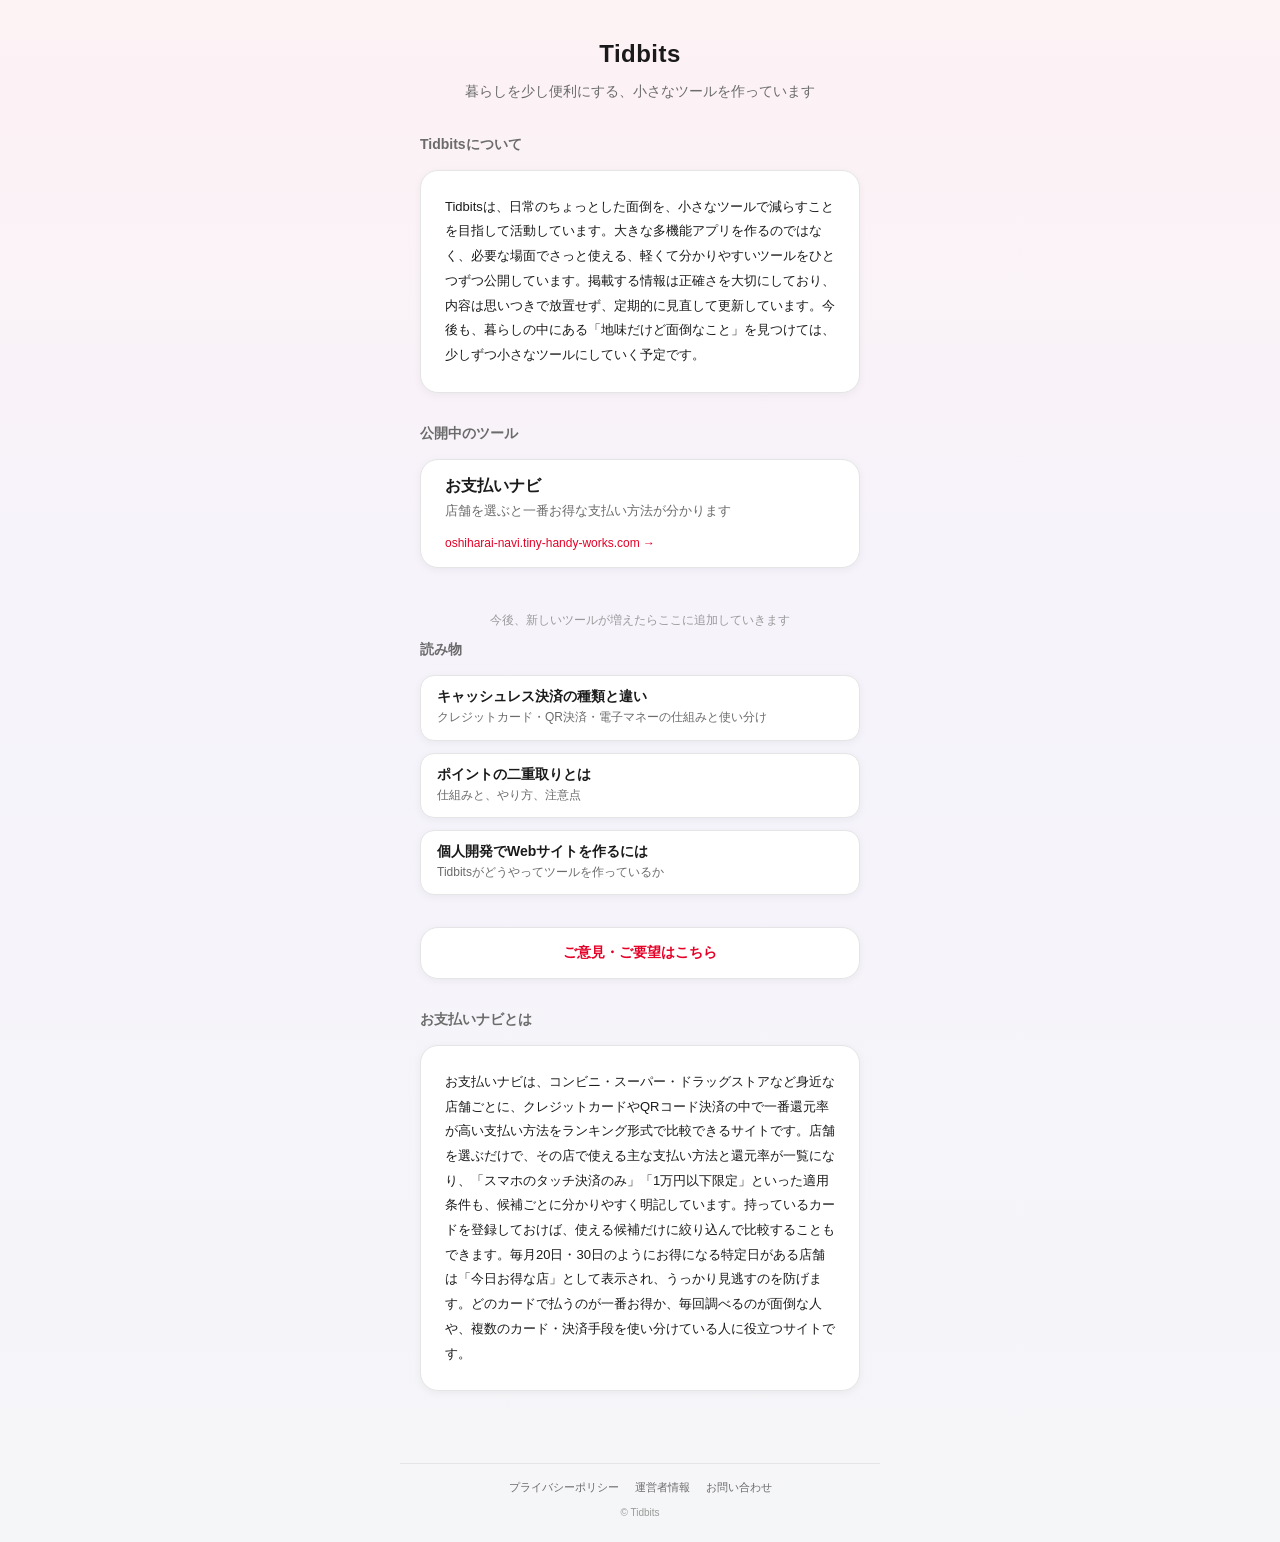
<file: index.html>
<!doctype html>
<html lang="ja">
<head>
<meta charset="utf-8" />
<meta name="viewport" content="width=device-width, initial-scale=1" />
<title>Tidbits</title>
<meta name="description" content="暮らしを少し便利にする、小さなツールを作っています。" />
<script async src="https://pagead2.googlesyndication.com/pagead/js/adsbygoogle.js?client=ca-pub-4177347832172841"
     crossorigin="anonymous"></script>
<link rel="stylesheet" href="style.css" />
</head>
<body>
<main>
  <header class="site-hero">
    <h1 class="site-hero-name">Tidbits</h1>
    <p class="site-hero-tagline">暮らしを少し便利にする、小さなツールを作っています</p>
  </header>

  <h2 class="section-heading">Tidbitsについて</h2>
  <div class="content-block">
    <section>
      <p>Tidbitsは、日常のちょっとした面倒を、小さなツールで減らすことを目指して活動しています。大きな多機能アプリを作るのではなく、必要な場面でさっと使える、軽くて分かりやすいツールをひとつずつ公開しています。掲載する情報は正確さを大切にしており、内容は思いつきで放置せず、定期的に見直して更新しています。今後も、暮らしの中にある「地味だけど面倒なこと」を見つけては、少しずつ小さなツールにしていく予定です。</p>
    </section>
  </div>

  <h2 class="section-heading">公開中のツール</h2>
  <div class="tool-list">
    <a class="tool-card" href="https://oshiharai-navi.tiny-handy-works.com/">
      <p class="tool-card-name">お支払いナビ</p>
      <p class="tool-card-desc">店舗を選ぶと一番お得な支払い方法が分かります</p>
      <span class="tool-card-link">oshiharai-navi.tiny-handy-works.com →</span>
    </a>
  </div>
  <p class="tool-list-note">今後、新しいツールが増えたらここに追加していきます</p>

  <h2 class="section-heading">読み物</h2>
  <div class="article-list">
    <a class="article-list-item" href="cashless-types.html">
      <p class="article-list-item-title">キャッシュレス決済の種類と違い</p>
      <p class="article-list-item-desc">クレジットカード・QR決済・電子マネーの仕組みと使い分け</p>
    </a>
    <a class="article-list-item" href="double-points.html">
      <p class="article-list-item-title">ポイントの二重取りとは</p>
      <p class="article-list-item-desc">仕組みと、やり方、注意点</p>
    </a>
    <a class="article-list-item" href="indie-dev.html">
      <p class="article-list-item-title">個人開発でWebサイトを作るには</p>
      <p class="article-list-item-desc">Tidbitsがどうやってツールを作っているか</p>
    </a>
  </div>

  <a
    class="feedback-button"
    href="https://forms.gle/xrAa6keaBCLRghSF7"
    target="_blank"
    rel="noopener noreferrer"
  >ご意見・ご要望はこちら</a>

  <h2 class="section-heading">お支払いナビとは</h2>
  <div class="content-block">
    <section>
      <p>お支払いナビは、コンビニ・スーパー・ドラッグストアなど身近な店舗ごとに、クレジットカードやQRコード決済の中で一番還元率が高い支払い方法をランキング形式で比較できるサイトです。店舗を選ぶだけで、その店で使える主な支払い方法と還元率が一覧になり、「スマホのタッチ決済のみ」「1万円以下限定」といった適用条件も、候補ごとに分かりやすく明記しています。持っているカードを登録しておけば、使える候補だけに絞り込んで比較することもできます。毎月20日・30日のようにお得になる特定日がある店舗は「今日お得な店」として表示され、うっかり見逃すのを防げます。どのカードで払うのが一番お得か、毎回調べるのが面倒な人や、複数のカード・決済手段を使い分けている人に役立つサイトです。</p>
    </section>
  </div>
</main>

<footer class="site-footer">
  <nav class="site-footer-links" aria-label="サイト情報">
    <a href="privacy.html">プライバシーポリシー</a>
    <a href="about.html">運営者情報</a>
    <a href="contact.html">お問い合わせ</a>
  </nav>
  <p class="site-footer-copy">© Tidbits</p>
</footer>
</body>
</html>
</file>
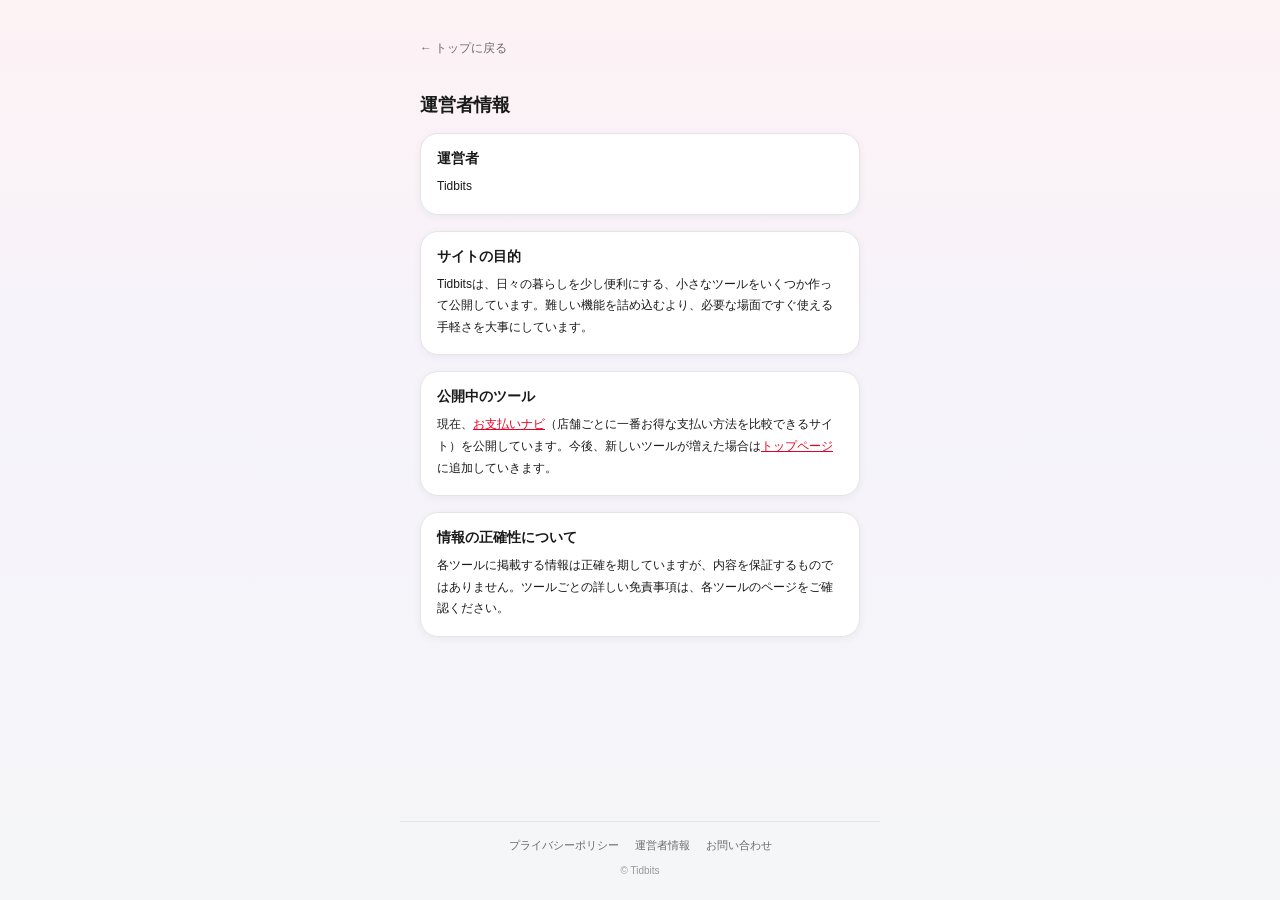
<file: about.html>
<!doctype html>
<html lang="ja">
<head>
<meta charset="utf-8" />
<meta name="viewport" content="width=device-width, initial-scale=1" />
<title>運営者情報｜Tidbits</title>
<meta name="description" content="Tidbitsの運営者情報" />
<script async src="https://pagead2.googlesyndication.com/pagead/js/adsbygoogle.js?client=ca-pub-4177347832172841"
     crossorigin="anonymous"></script>
<link rel="stylesheet" href="style.css" />
</head>
<body>
<main>
  <a href="index.html" class="back-link">← トップに戻る</a>
  <h1 class="legal-title">運営者情報</h1>
  <div class="legal-body">
    <section>
      <h2>運営者</h2>
      <p>Tidbits</p>
    </section>
    <section>
      <h2>サイトの目的</h2>
      <p>
        Tidbitsは、日々の暮らしを少し便利にする、小さなツールをいくつか作って公開しています。難しい機能を詰め込むより、必要な場面ですぐ使える手軽さを大事にしています。
      </p>
    </section>
    <section>
      <h2>公開中のツール</h2>
      <p>
        現在、<a href="https://oshiharai-navi.tiny-handy-works.com/">お支払いナビ</a>（店舗ごとに一番お得な支払い方法を比較できるサイト）を公開しています。今後、新しいツールが増えた場合は<a href="index.html">トップページ</a>に追加していきます。
      </p>
    </section>
    <section>
      <h2>情報の正確性について</h2>
      <p>
        各ツールに掲載する情報は正確を期していますが、内容を保証するものではありません。ツールごとの詳しい免責事項は、各ツールのページをご確認ください。
      </p>
    </section>
  </div>
</main>

<footer class="site-footer">
  <nav class="site-footer-links" aria-label="サイト情報">
    <a href="privacy.html">プライバシーポリシー</a>
    <a href="about.html">運営者情報</a>
    <a href="contact.html">お問い合わせ</a>
  </nav>
  <p class="site-footer-copy">© Tidbits</p>
</footer>
</body>
</html>
</file>
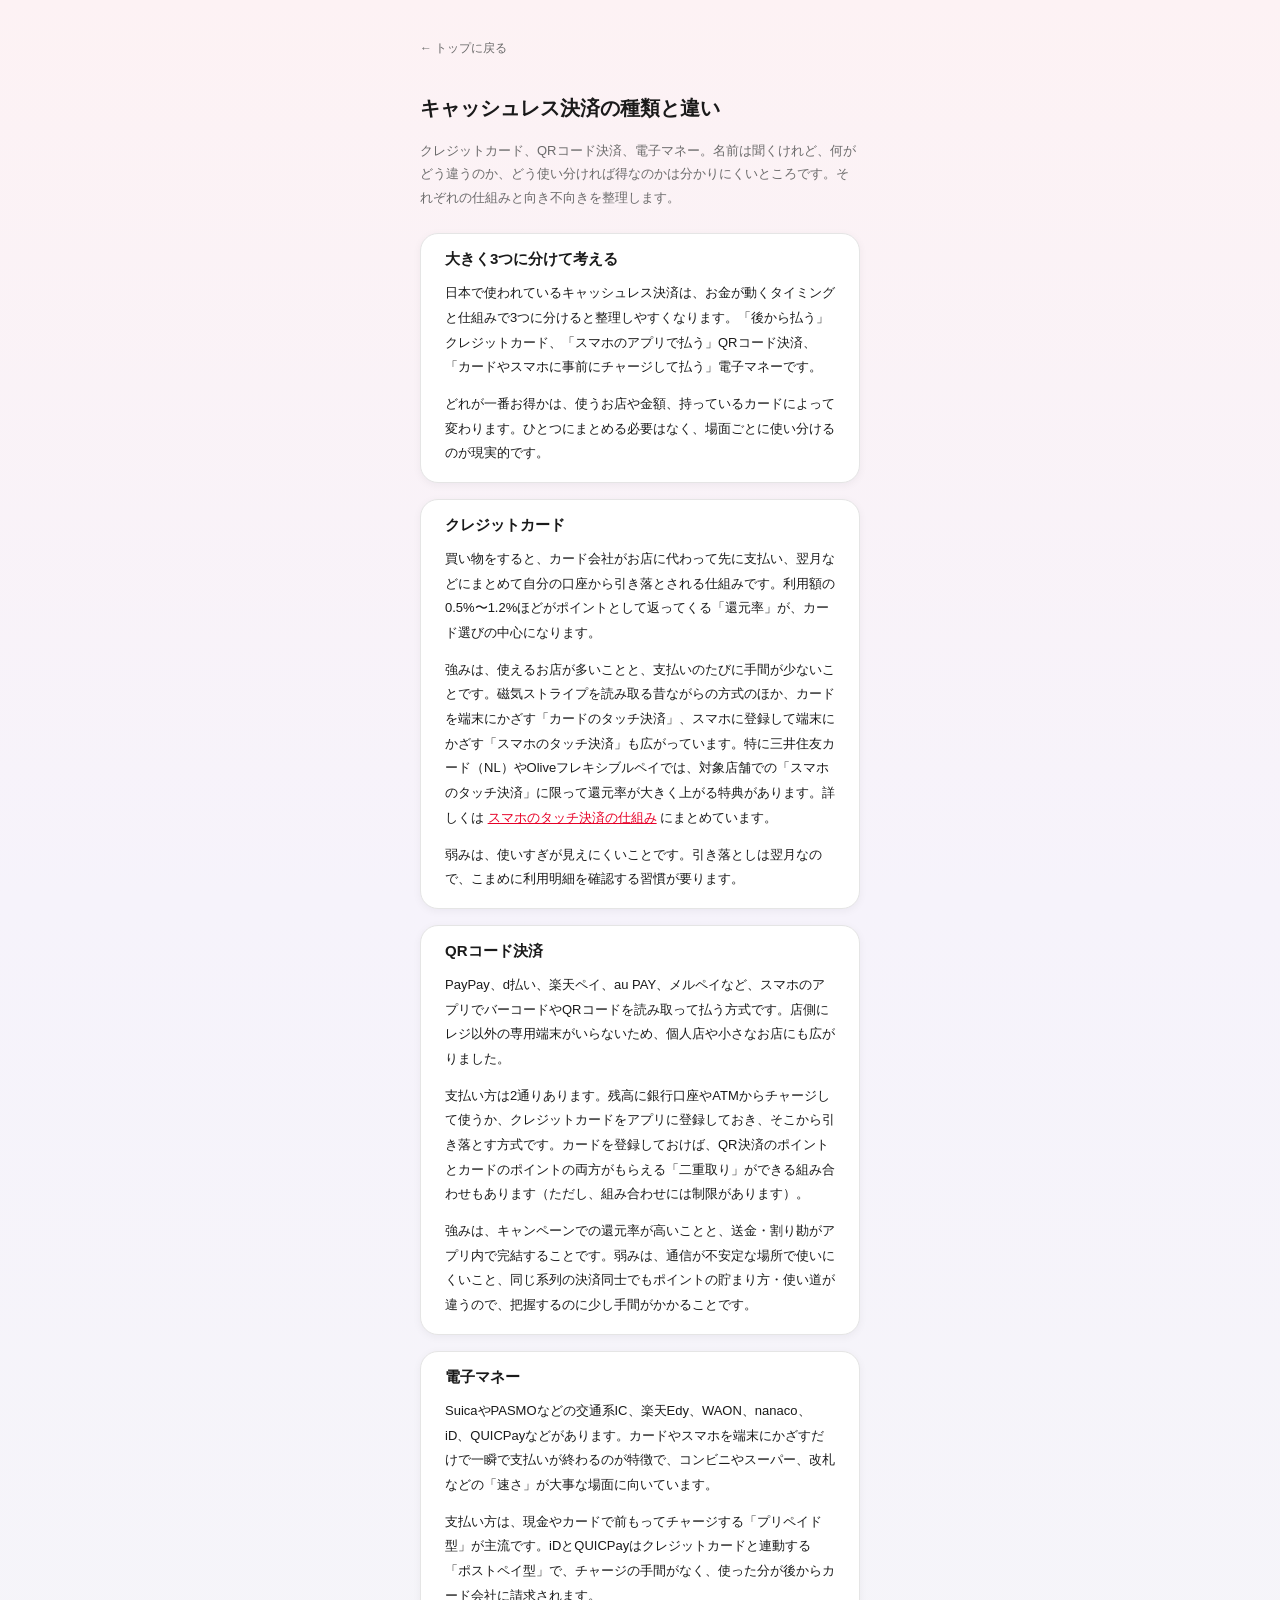
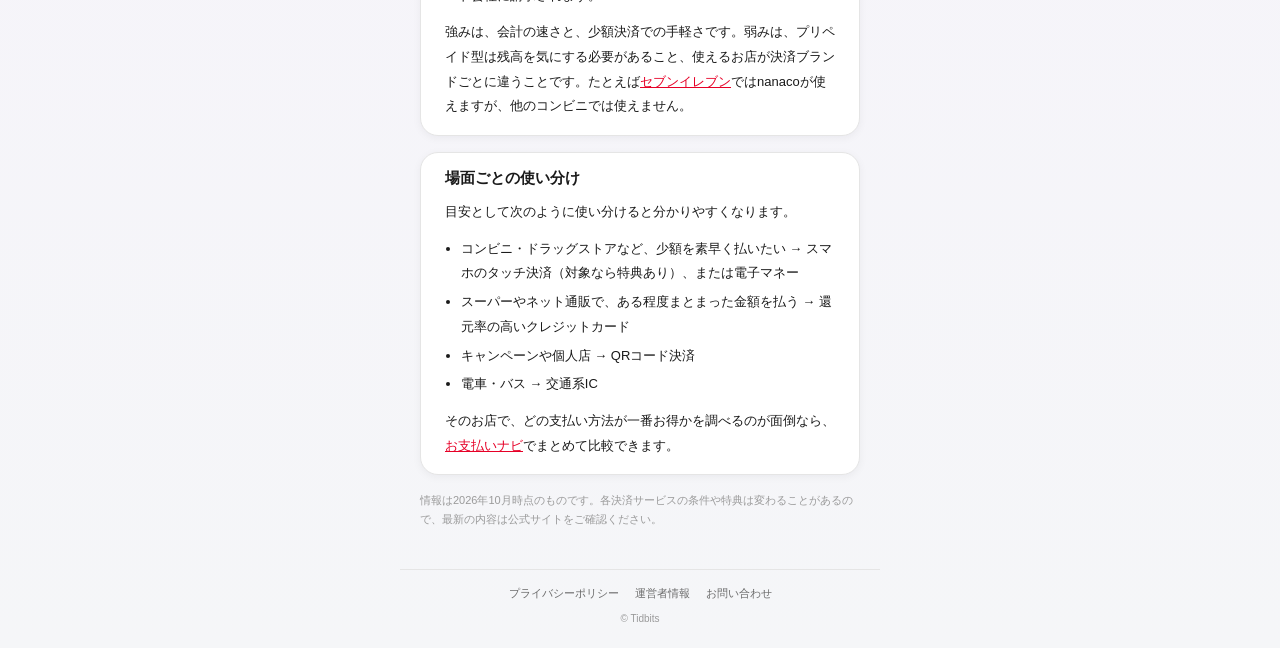
<file: cashless-types.html>
<!doctype html>
<html lang="ja">
<head>
<meta charset="utf-8" />
<meta name="viewport" content="width=device-width, initial-scale=1" />
<title>キャッシュレス決済の種類と違い｜クレジットカード・QR決済・電子マネーの使い分け｜Tidbits</title>
<meta name="description" content="クレジットカード・QRコード決済・電子マネーの仕組みの違いと、場面ごとの使い分け方を分かりやすくまとめました。還元率やチャージの手間、使えるお店の広さを比較します。" />
<script async src="https://pagead2.googlesyndication.com/pagead/js/adsbygoogle.js?client=ca-pub-4177347832172841"
     crossorigin="anonymous"></script>
<link rel="stylesheet" href="style.css" />
</head>
<body>
<main>
  <a href="index.html" class="back-link">← トップに戻る</a>
  <h1 class="article-title">キャッシュレス決済の種類と違い</h1>
  <p class="article-lead">クレジットカード、QRコード決済、電子マネー。名前は聞くけれど、何がどう違うのか、どう使い分ければ得なのかは分かりにくいところです。それぞれの仕組みと向き不向きを整理します。</p>

  <div class="article-body">
    <section>
      <h2>大きく3つに分けて考える</h2>
      <p>日本で使われているキャッシュレス決済は、お金が動くタイミングと仕組みで3つに分けると整理しやすくなります。「後から払う」クレジットカード、「スマホのアプリで払う」QRコード決済、「カードやスマホに事前にチャージして払う」電子マネーです。</p>
      <p>どれが一番お得かは、使うお店や金額、持っているカードによって変わります。ひとつにまとめる必要はなく、場面ごとに使い分けるのが現実的です。</p>
    </section>

    <section>
      <h2>クレジットカード</h2>
      <p>買い物をすると、カード会社がお店に代わって先に支払い、翌月などにまとめて自分の口座から引き落とされる仕組みです。利用額の0.5%〜1.2%ほどがポイントとして返ってくる「還元率」が、カード選びの中心になります。</p>
      <p>強みは、使えるお店が多いことと、支払いのたびに手間が少ないことです。磁気ストライプを読み取る昔ながらの方式のほか、カードを端末にかざす「カードのタッチ決済」、スマホに登録して端末にかざす「スマホのタッチ決済」も広がっています。特に三井住友カード（NL）やOliveフレキシブルペイでは、対象店舗での「スマホのタッチ決済」に限って還元率が大きく上がる特典があります。詳しくは <a href="https://oshiharai-navi.tiny-handy-works.com/guide/touch-payment/">スマホのタッチ決済の仕組み</a> にまとめています。</p>
      <p>弱みは、使いすぎが見えにくいことです。引き落としは翌月なので、こまめに利用明細を確認する習慣が要ります。</p>
    </section>

    <section>
      <h2>QRコード決済</h2>
      <p>PayPay、d払い、楽天ペイ、au PAY、メルペイなど、スマホのアプリでバーコードやQRコードを読み取って払う方式です。店側にレジ以外の専用端末がいらないため、個人店や小さなお店にも広がりました。</p>
      <p>支払い方は2通りあります。残高に銀行口座やATMからチャージして使うか、クレジットカードをアプリに登録しておき、そこから引き落とす方式です。カードを登録しておけば、QR決済のポイントとカードのポイントの両方がもらえる「二重取り」ができる組み合わせもあります（ただし、組み合わせには制限があります）。</p>
      <p>強みは、キャンペーンでの還元率が高いことと、送金・割り勘がアプリ内で完結することです。弱みは、通信が不安定な場所で使いにくいこと、同じ系列の決済同士でもポイントの貯まり方・使い道が違うので、把握するのに少し手間がかかることです。</p>
    </section>

    <section>
      <h2>電子マネー</h2>
      <p>SuicaやPASMOなどの交通系IC、楽天Edy、WAON、nanaco、iD、QUICPayなどがあります。カードやスマホを端末にかざすだけで一瞬で支払いが終わるのが特徴で、コンビニやスーパー、改札などの「速さ」が大事な場面に向いています。</p>
      <p>支払い方は、現金やカードで前もってチャージする「プリペイド型」が主流です。iDとQUICPayはクレジットカードと連動する「ポストペイ型」で、チャージの手間がなく、使った分が後からカード会社に請求されます。</p>
      <p>強みは、会計の速さと、少額決済での手軽さです。弱みは、プリペイド型は残高を気にする必要があること、使えるお店が決済ブランドごとに違うことです。たとえば<a href="https://oshiharai-navi.tiny-handy-works.com/store/seven-eleven/">セブンイレブン</a>ではnanacoが使えますが、他のコンビニでは使えません。</p>
    </section>

    <section>
      <h2>場面ごとの使い分け</h2>
      <p>目安として次のように使い分けると分かりやすくなります。</p>
      <ul>
        <li>コンビニ・ドラッグストアなど、少額を素早く払いたい → スマホのタッチ決済（対象なら特典あり）、または電子マネー</li>
        <li>スーパーやネット通販で、ある程度まとまった金額を払う → 還元率の高いクレジットカード</li>
        <li>キャンペーンや個人店 → QRコード決済</li>
        <li>電車・バス → 交通系IC</li>
      </ul>
      <p>そのお店で、どの支払い方法が一番お得かを調べるのが面倒なら、<a href="https://oshiharai-navi.tiny-handy-works.com/">お支払いナビ</a>でまとめて比較できます。</p>
    </section>
  </div>

  <p class="article-note">情報は2026年10月時点のものです。各決済サービスの条件や特典は変わることがあるので、最新の内容は公式サイトをご確認ください。</p>
</main>

<footer class="site-footer">
  <nav class="site-footer-links" aria-label="サイト情報">
    <a href="privacy.html">プライバシーポリシー</a>
    <a href="about.html">運営者情報</a>
    <a href="contact.html">お問い合わせ</a>
  </nav>
  <p class="site-footer-copy">© Tidbits</p>
</footer>
</body>
</html>
</file>
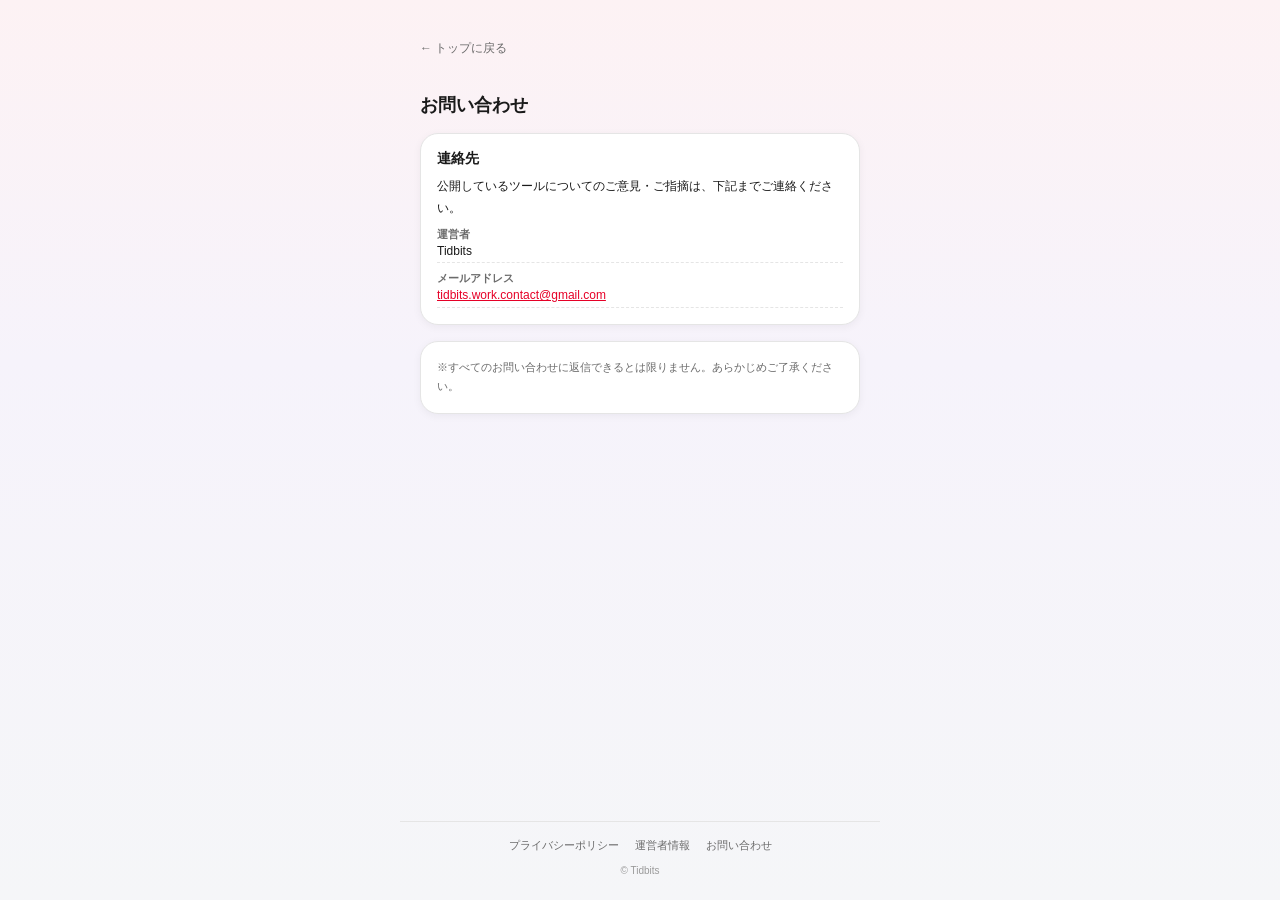
<file: contact.html>
<!doctype html>
<html lang="ja">
<head>
<meta charset="utf-8" />
<meta name="viewport" content="width=device-width, initial-scale=1" />
<title>お問い合わせ｜Tidbits</title>
<meta name="description" content="Tidbitsへのお問い合わせ先" />
<script async src="https://pagead2.googlesyndication.com/pagead/js/adsbygoogle.js?client=ca-pub-4177347832172841"
     crossorigin="anonymous"></script>
<link rel="stylesheet" href="style.css" />
</head>
<body>
<main>
  <a href="index.html" class="back-link">← トップに戻る</a>
  <h1 class="legal-title">お問い合わせ</h1>
  <div class="legal-body">
    <section>
      <h2>連絡先</h2>
      <p>
        公開しているツールについてのご意見・ご指摘は、下記までご連絡ください。
      </p>
      <dl class="legal-contact">
        <dt>運営者</dt>
        <dd>Tidbits</dd>
        <dt>メールアドレス</dt>
        <dd><a href="mailto:tidbits.work.contact@gmail.com">tidbits.work.contact@gmail.com</a></dd>
      </dl>
    </section>
    <section>
      <p class="legal-small">
        ※すべてのお問い合わせに返信できるとは限りません。あらかじめご了承ください。
      </p>
    </section>
  </div>
</main>

<footer class="site-footer">
  <nav class="site-footer-links" aria-label="サイト情報">
    <a href="privacy.html">プライバシーポリシー</a>
    <a href="about.html">運営者情報</a>
    <a href="contact.html">お問い合わせ</a>
  </nav>
  <p class="site-footer-copy">© Tidbits</p>
</footer>
</body>
</html>
</file>
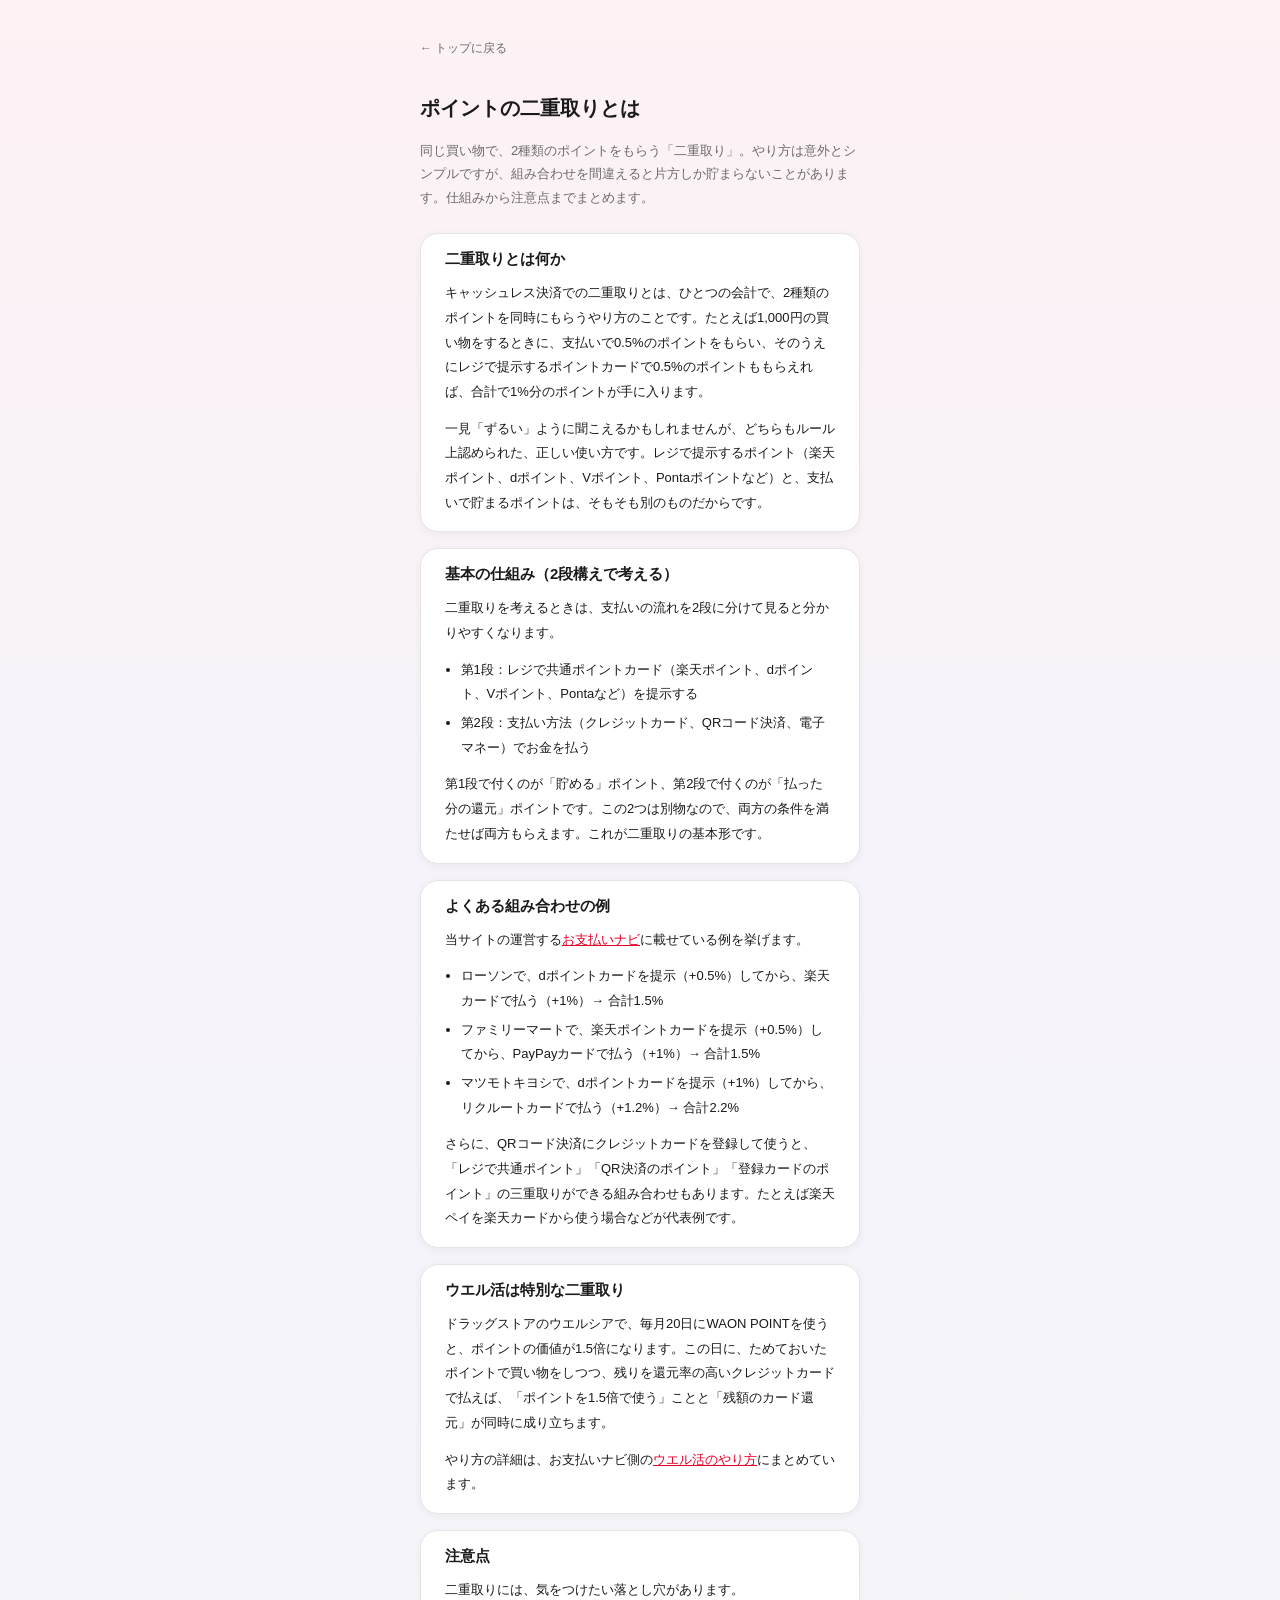
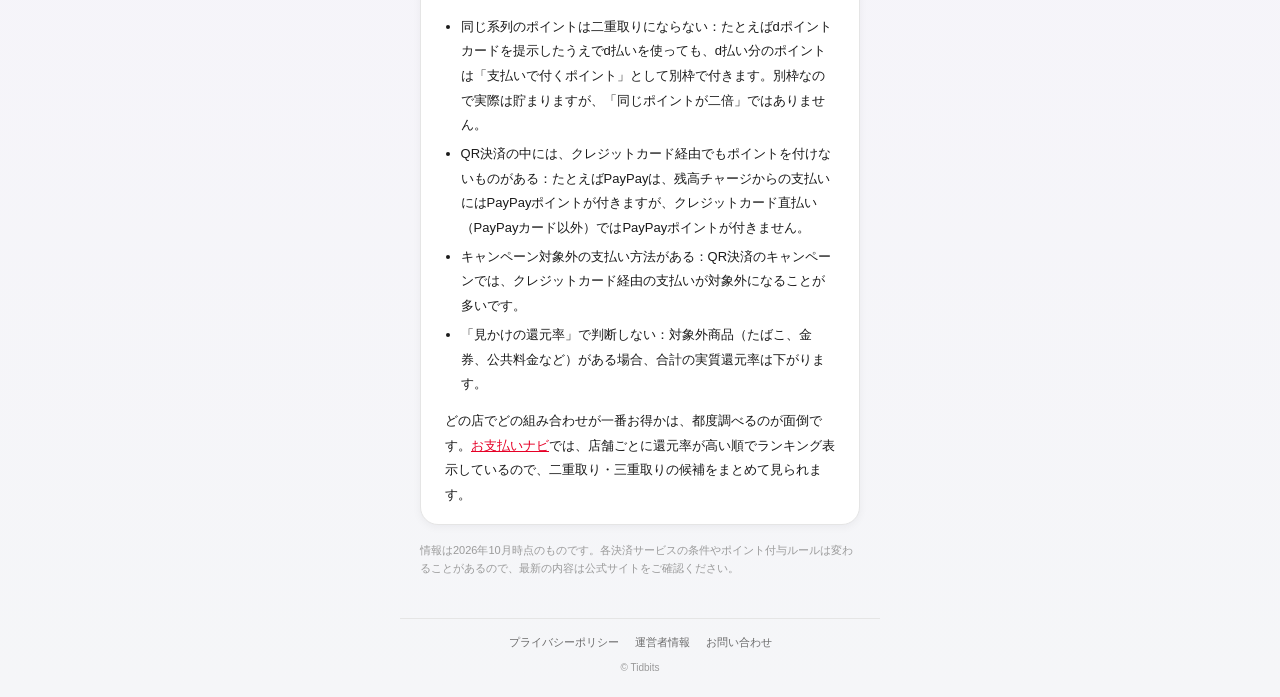
<file: double-points.html>
<!doctype html>
<html lang="ja">
<head>
<meta charset="utf-8" />
<meta name="viewport" content="width=device-width, initial-scale=1" />
<title>ポイントの二重取りとは｜仕組み・やり方・注意点｜Tidbits</title>
<meta name="description" content="キャッシュレス決済で言われる「ポイントの二重取り」の仕組みと、具体的なやり方、よくある注意点を分かりやすくまとめました。三重取りも含めて実例で解説します。" />
<script async src="https://pagead2.googlesyndication.com/pagead/js/adsbygoogle.js?client=ca-pub-4177347832172841"
     crossorigin="anonymous"></script>
<link rel="stylesheet" href="style.css" />
</head>
<body>
<main>
  <a href="index.html" class="back-link">← トップに戻る</a>
  <h1 class="article-title">ポイントの二重取りとは</h1>
  <p class="article-lead">同じ買い物で、2種類のポイントをもらう「二重取り」。やり方は意外とシンプルですが、組み合わせを間違えると片方しか貯まらないことがあります。仕組みから注意点までまとめます。</p>

  <div class="article-body">
    <section>
      <h2>二重取りとは何か</h2>
      <p>キャッシュレス決済での二重取りとは、ひとつの会計で、2種類のポイントを同時にもらうやり方のことです。たとえば1,000円の買い物をするときに、支払いで0.5%のポイントをもらい、そのうえにレジで提示するポイントカードで0.5%のポイントももらえれば、合計で1%分のポイントが手に入ります。</p>
      <p>一見「ずるい」ように聞こえるかもしれませんが、どちらもルール上認められた、正しい使い方です。レジで提示するポイント（楽天ポイント、dポイント、Vポイント、Pontaポイントなど）と、支払いで貯まるポイントは、そもそも別のものだからです。</p>
    </section>

    <section>
      <h2>基本の仕組み（2段構えで考える）</h2>
      <p>二重取りを考えるときは、支払いの流れを2段に分けて見ると分かりやすくなります。</p>
      <ul>
        <li>第1段：レジで共通ポイントカード（楽天ポイント、dポイント、Vポイント、Pontaなど）を提示する</li>
        <li>第2段：支払い方法（クレジットカード、QRコード決済、電子マネー）でお金を払う</li>
      </ul>
      <p>第1段で付くのが「貯める」ポイント、第2段で付くのが「払った分の還元」ポイントです。この2つは別物なので、両方の条件を満たせば両方もらえます。これが二重取りの基本形です。</p>
    </section>

    <section>
      <h2>よくある組み合わせの例</h2>
      <p>当サイトの運営する<a href="https://oshiharai-navi.tiny-handy-works.com/">お支払いナビ</a>に載せている例を挙げます。</p>
      <ul>
        <li>ローソンで、dポイントカードを提示（+0.5%）してから、楽天カードで払う（+1%）→ 合計1.5%</li>
        <li>ファミリーマートで、楽天ポイントカードを提示（+0.5%）してから、PayPayカードで払う（+1%）→ 合計1.5%</li>
        <li>マツモトキヨシで、dポイントカードを提示（+1%）してから、リクルートカードで払う（+1.2%）→ 合計2.2%</li>
      </ul>
      <p>さらに、QRコード決済にクレジットカードを登録して使うと、「レジで共通ポイント」「QR決済のポイント」「登録カードのポイント」の三重取りができる組み合わせもあります。たとえば楽天ペイを楽天カードから使う場合などが代表例です。</p>
    </section>

    <section>
      <h2>ウエル活は特別な二重取り</h2>
      <p>ドラッグストアのウエルシアで、毎月20日にWAON POINTを使うと、ポイントの価値が1.5倍になります。この日に、ためておいたポイントで買い物をしつつ、残りを還元率の高いクレジットカードで払えば、「ポイントを1.5倍で使う」ことと「残額のカード還元」が同時に成り立ちます。</p>
      <p>やり方の詳細は、お支払いナビ側の<a href="https://oshiharai-navi.tiny-handy-works.com/guide/welcatsu/">ウエル活のやり方</a>にまとめています。</p>
    </section>

    <section>
      <h2>注意点</h2>
      <p>二重取りには、気をつけたい落とし穴があります。</p>
      <ul>
        <li>同じ系列のポイントは二重取りにならない：たとえばdポイントカードを提示したうえでd払いを使っても、d払い分のポイントは「支払いで付くポイント」として別枠で付きます。別枠なので実際は貯まりますが、「同じポイントが二倍」ではありません。</li>
        <li>QR決済の中には、クレジットカード経由でもポイントを付けないものがある：たとえばPayPayは、残高チャージからの支払いにはPayPayポイントが付きますが、クレジットカード直払い（PayPayカード以外）ではPayPayポイントが付きません。</li>
        <li>キャンペーン対象外の支払い方法がある：QR決済のキャンペーンでは、クレジットカード経由の支払いが対象外になることが多いです。</li>
        <li>「見かけの還元率」で判断しない：対象外商品（たばこ、金券、公共料金など）がある場合、合計の実質還元率は下がります。</li>
      </ul>
      <p>どの店でどの組み合わせが一番お得かは、都度調べるのが面倒です。<a href="https://oshiharai-navi.tiny-handy-works.com/">お支払いナビ</a>では、店舗ごとに還元率が高い順でランキング表示しているので、二重取り・三重取りの候補をまとめて見られます。</p>
    </section>
  </div>

  <p class="article-note">情報は2026年10月時点のものです。各決済サービスの条件やポイント付与ルールは変わることがあるので、最新の内容は公式サイトをご確認ください。</p>
</main>

<footer class="site-footer">
  <nav class="site-footer-links" aria-label="サイト情報">
    <a href="privacy.html">プライバシーポリシー</a>
    <a href="about.html">運営者情報</a>
    <a href="contact.html">お問い合わせ</a>
  </nav>
  <p class="site-footer-copy">© Tidbits</p>
</footer>
</body>
</html>
</file>
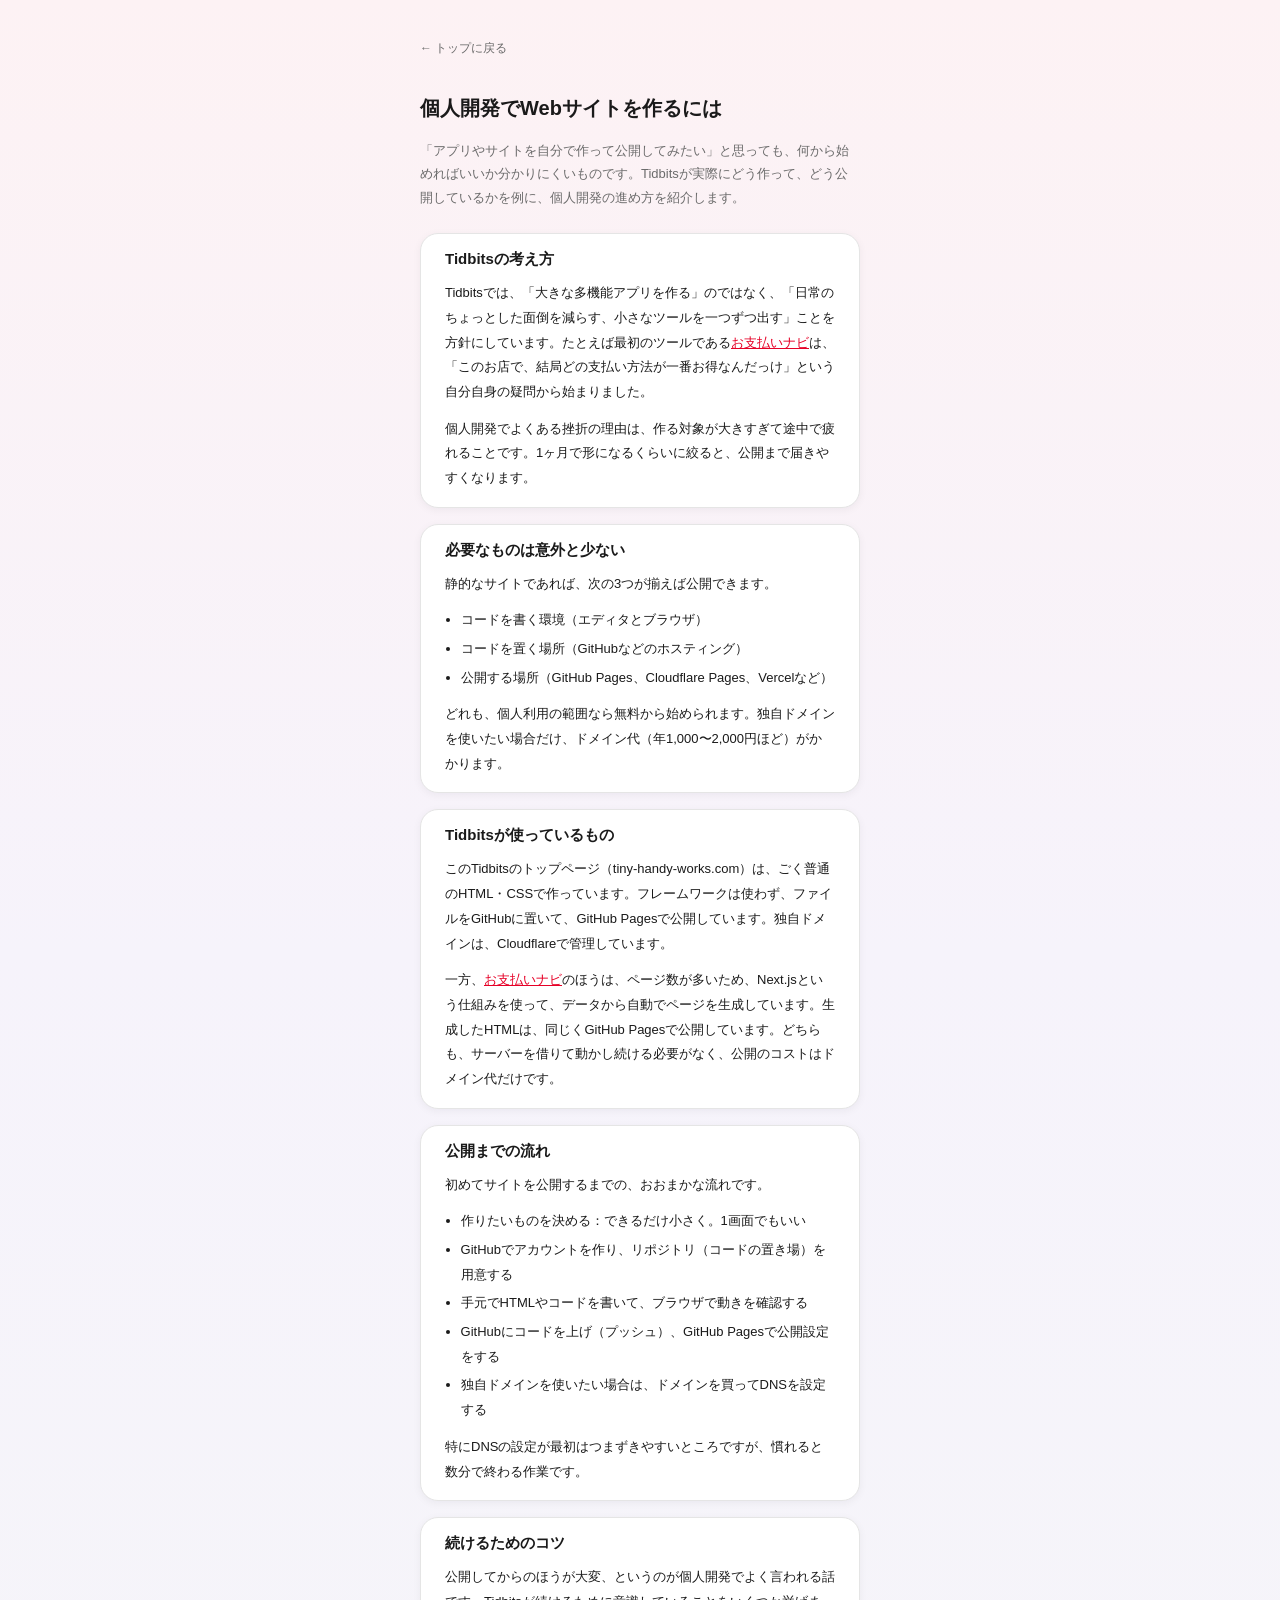
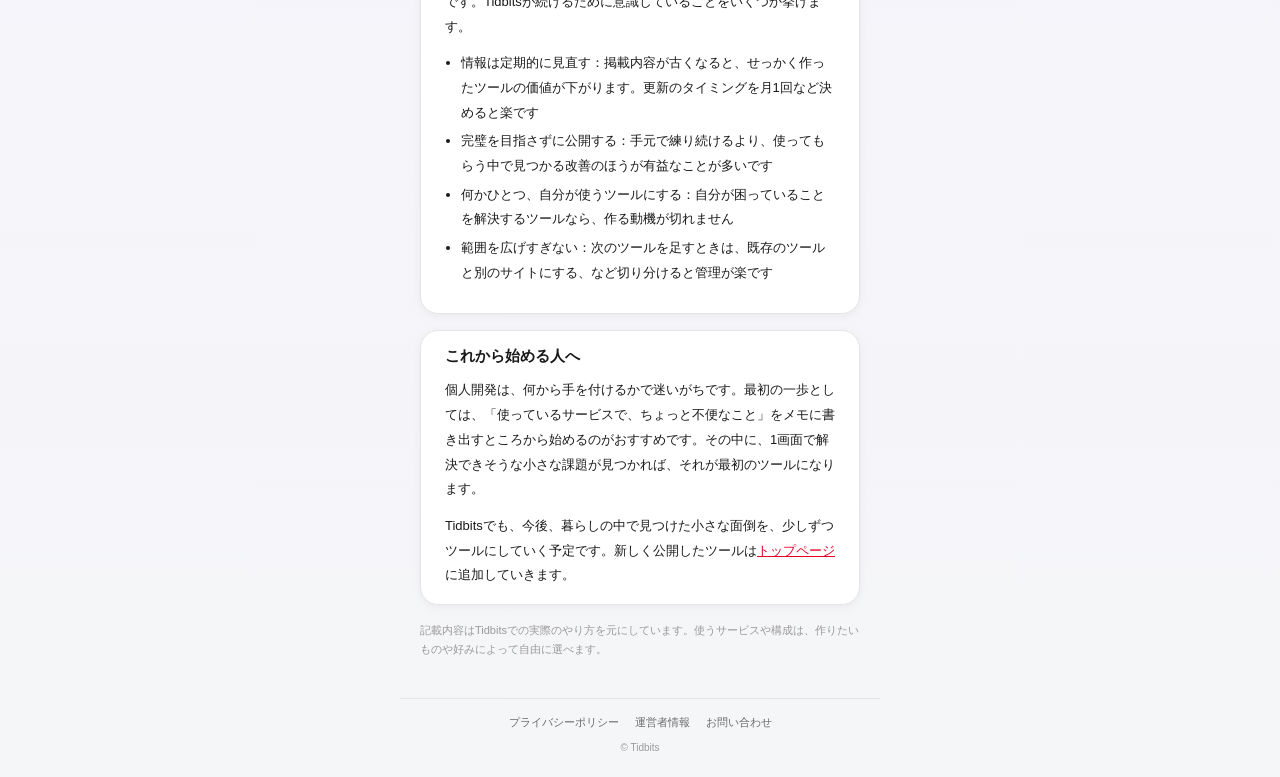
<file: indie-dev.html>
<!doctype html>
<html lang="ja">
<head>
<meta charset="utf-8" />
<meta name="viewport" content="width=device-width, initial-scale=1" />
<title>個人開発でWebサイトを作るには｜Tidbitsのやり方｜Tidbits</title>
<meta name="description" content="個人でWebサイトやツールを作って公開するまでの流れを、Tidbitsが実際にどう作っているかを例に紹介します。使っているサービス、公開手順、続けるためのコツまでまとめました。" />
<script async src="https://pagead2.googlesyndication.com/pagead/js/adsbygoogle.js?client=ca-pub-4177347832172841"
     crossorigin="anonymous"></script>
<link rel="stylesheet" href="style.css" />
</head>
<body>
<main>
  <a href="index.html" class="back-link">← トップに戻る</a>
  <h1 class="article-title">個人開発でWebサイトを作るには</h1>
  <p class="article-lead">「アプリやサイトを自分で作って公開してみたい」と思っても、何から始めればいいか分かりにくいものです。Tidbitsが実際にどう作って、どう公開しているかを例に、個人開発の進め方を紹介します。</p>

  <div class="article-body">
    <section>
      <h2>Tidbitsの考え方</h2>
      <p>Tidbitsでは、「大きな多機能アプリを作る」のではなく、「日常のちょっとした面倒を減らす、小さなツールを一つずつ出す」ことを方針にしています。たとえば最初のツールである<a href="https://oshiharai-navi.tiny-handy-works.com/">お支払いナビ</a>は、「このお店で、結局どの支払い方法が一番お得なんだっけ」という自分自身の疑問から始まりました。</p>
      <p>個人開発でよくある挫折の理由は、作る対象が大きすぎて途中で疲れることです。1ヶ月で形になるくらいに絞ると、公開まで届きやすくなります。</p>
    </section>

    <section>
      <h2>必要なものは意外と少ない</h2>
      <p>静的なサイトであれば、次の3つが揃えば公開できます。</p>
      <ul>
        <li>コードを書く環境（エディタとブラウザ）</li>
        <li>コードを置く場所（GitHubなどのホスティング）</li>
        <li>公開する場所（GitHub Pages、Cloudflare Pages、Vercelなど）</li>
      </ul>
      <p>どれも、個人利用の範囲なら無料から始められます。独自ドメインを使いたい場合だけ、ドメイン代（年1,000〜2,000円ほど）がかかります。</p>
    </section>

    <section>
      <h2>Tidbitsが使っているもの</h2>
      <p>このTidbitsのトップページ（tiny-handy-works.com）は、ごく普通のHTML・CSSで作っています。フレームワークは使わず、ファイルをGitHubに置いて、GitHub Pagesで公開しています。独自ドメインは、Cloudflareで管理しています。</p>
      <p>一方、<a href="https://oshiharai-navi.tiny-handy-works.com/">お支払いナビ</a>のほうは、ページ数が多いため、Next.jsという仕組みを使って、データから自動でページを生成しています。生成したHTMLは、同じくGitHub Pagesで公開しています。どちらも、サーバーを借りて動かし続ける必要がなく、公開のコストはドメイン代だけです。</p>
    </section>

    <section>
      <h2>公開までの流れ</h2>
      <p>初めてサイトを公開するまでの、おおまかな流れです。</p>
      <ul>
        <li>作りたいものを決める：できるだけ小さく。1画面でもいい</li>
        <li>GitHubでアカウントを作り、リポジトリ（コードの置き場）を用意する</li>
        <li>手元でHTMLやコードを書いて、ブラウザで動きを確認する</li>
        <li>GitHubにコードを上げ（プッシュ）、GitHub Pagesで公開設定をする</li>
        <li>独自ドメインを使いたい場合は、ドメインを買ってDNSを設定する</li>
      </ul>
      <p>特にDNSの設定が最初はつまずきやすいところですが、慣れると数分で終わる作業です。</p>
    </section>

    <section>
      <h2>続けるためのコツ</h2>
      <p>公開してからのほうが大変、というのが個人開発でよく言われる話です。Tidbitsが続けるために意識していることをいくつか挙げます。</p>
      <ul>
        <li>情報は定期的に見直す：掲載内容が古くなると、せっかく作ったツールの価値が下がります。更新のタイミングを月1回など決めると楽です</li>
        <li>完璧を目指さずに公開する：手元で練り続けるより、使ってもらう中で見つかる改善のほうが有益なことが多いです</li>
        <li>何かひとつ、自分が使うツールにする：自分が困っていることを解決するツールなら、作る動機が切れません</li>
        <li>範囲を広げすぎない：次のツールを足すときは、既存のツールと別のサイトにする、など切り分けると管理が楽です</li>
      </ul>
    </section>

    <section>
      <h2>これから始める人へ</h2>
      <p>個人開発は、何から手を付けるかで迷いがちです。最初の一歩としては、「使っているサービスで、ちょっと不便なこと」をメモに書き出すところから始めるのがおすすめです。その中に、1画面で解決できそうな小さな課題が見つかれば、それが最初のツールになります。</p>
      <p>Tidbitsでも、今後、暮らしの中で見つけた小さな面倒を、少しずつツールにしていく予定です。新しく公開したツールは<a href="index.html">トップページ</a>に追加していきます。</p>
    </section>
  </div>

  <p class="article-note">記載内容はTidbitsでの実際のやり方を元にしています。使うサービスや構成は、作りたいものや好みによって自由に選べます。</p>
</main>

<footer class="site-footer">
  <nav class="site-footer-links" aria-label="サイト情報">
    <a href="privacy.html">プライバシーポリシー</a>
    <a href="about.html">運営者情報</a>
    <a href="contact.html">お問い合わせ</a>
  </nav>
  <p class="site-footer-copy">© Tidbits</p>
</footer>
</body>
</html>
</file>
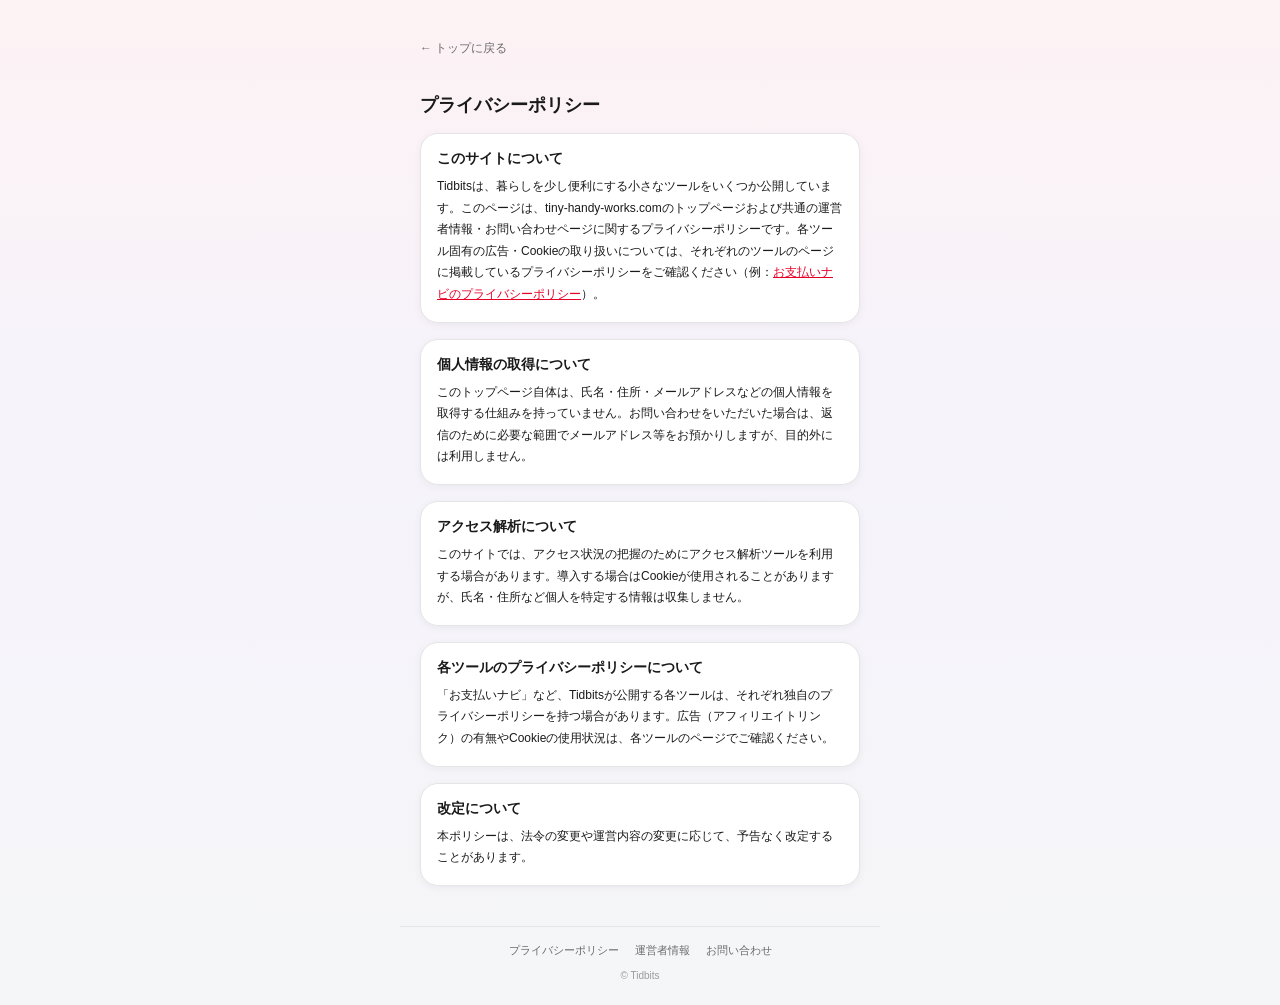
<file: privacy.html>
<!doctype html>
<html lang="ja">
<head>
<meta charset="utf-8" />
<meta name="viewport" content="width=device-width, initial-scale=1" />
<title>プライバシーポリシー｜Tidbits</title>
<meta name="description" content="Tidbitsのプライバシーポリシー" />
<script async src="https://pagead2.googlesyndication.com/pagead/js/adsbygoogle.js?client=ca-pub-4177347832172841"
     crossorigin="anonymous"></script>
<link rel="stylesheet" href="style.css" />
</head>
<body>
<main>
  <a href="index.html" class="back-link">← トップに戻る</a>
  <h1 class="legal-title">プライバシーポリシー</h1>
  <div class="legal-body">
    <section>
      <h2>このサイトについて</h2>
      <p>
        Tidbitsは、暮らしを少し便利にする小さなツールをいくつか公開しています。このページは、tiny-handy-works.comのトップページおよび共通の運営者情報・お問い合わせページに関するプライバシーポリシーです。各ツール固有の広告・Cookieの取り扱いについては、それぞれのツールのページに掲載しているプライバシーポリシーをご確認ください（例：<a href="https://oshiharai-navi.tiny-handy-works.com/privacy/">お支払いナビのプライバシーポリシー</a>）。
      </p>
    </section>
    <section>
      <h2>個人情報の取得について</h2>
      <p>
        このトップページ自体は、氏名・住所・メールアドレスなどの個人情報を取得する仕組みを持っていません。お問い合わせをいただいた場合は、返信のために必要な範囲でメールアドレス等をお預かりしますが、目的外には利用しません。
      </p>
    </section>
    <section>
      <h2>アクセス解析について</h2>
      <p>
        このサイトでは、アクセス状況の把握のためにアクセス解析ツールを利用する場合があります。導入する場合はCookieが使用されることがありますが、氏名・住所など個人を特定する情報は収集しません。
      </p>
    </section>
    <section>
      <h2>各ツールのプライバシーポリシーについて</h2>
      <p>
        「お支払いナビ」など、Tidbitsが公開する各ツールは、それぞれ独自のプライバシーポリシーを持つ場合があります。広告（アフィリエイトリンク）の有無やCookieの使用状況は、各ツールのページでご確認ください。
      </p>
    </section>
    <section>
      <h2>改定について</h2>
      <p>
        本ポリシーは、法令の変更や運営内容の変更に応じて、予告なく改定することがあります。
      </p>
    </section>
  </div>
</main>

<footer class="site-footer">
  <nav class="site-footer-links" aria-label="サイト情報">
    <a href="privacy.html">プライバシーポリシー</a>
    <a href="about.html">運営者情報</a>
    <a href="contact.html">お問い合わせ</a>
  </nav>
  <p class="site-footer-copy">© Tidbits</p>
</footer>
</body>
</html>
</file>
<file: style.css>
:root {
  --bg: #f5f6f8;
  --bg-gradient: linear-gradient(180deg, #fdf2f4 0%, #f6f3fb 40%, #f5f6f8 100%);
  --card-bg: #ffffff;
  --accent: #e60027;
  --text-main: #1a1a1a;
  --text-sub: #6b6b6b;
  --text-faint: #9a9a9a;
  --border: #e5e5e5;

  /* 角丸・影・余白（お支払いナビと共通のトーン） */
  --radius-md: 14px;
  --radius-lg: 18px;
  --radius-xl: 22px;
  --shadow-sm: 0 2px 8px rgba(20, 20, 30, 0.05);
  --shadow-md: 0 4px 14px rgba(20, 20, 30, 0.07);
  --space-xs: 8px;
  --space-sm: 12px;
  --space-md: 16px;
  --space-lg: 24px;
  --space-xl: 32px;

  /* フォントの太さ：見出し／本文／注釈の3段階 */
  --fw-heading: 700;
  --fw-body: 500;
  --fw-note: 400;

  --transition-fast: 0.2s ease;
}

* {
  box-sizing: border-box;
}

html,
body {
  padding: 0;
  margin: 0;
}

body {
  background: var(--bg-gradient);
  color: var(--text-main);
  font-family: -apple-system, BlinkMacSystemFont, "Hiragino Sans",
    "Hiragino Kaku Gothic ProN", "Yu Gothic", sans-serif;
  -webkit-font-smoothing: antialiased;
  min-height: 100dvh;
  display: flex;
  flex-direction: column;
}

main {
  max-width: 480px;
  width: 100%;
  margin: 0 auto;
  padding: 40px 20px 40px;
  flex: 1;
  display: flex;
  flex-direction: column;
}

.back-link {
  display: inline-block;
  margin-bottom: var(--space-lg);
  font-size: 12px;
  font-weight: var(--fw-body);
  color: var(--text-sub);
  text-decoration: none;
}

/* トップページ：ヘッダー */
.site-hero {
  text-align: center;
  margin-bottom: var(--space-xl);
}

.site-hero-name {
  margin: 0 0 var(--space-sm);
  font-size: 24px;
  font-weight: var(--fw-heading);
  letter-spacing: 0.02em;
}

.site-hero-tagline {
  margin: 0;
  font-size: 14px;
  font-weight: var(--fw-body);
  color: var(--text-sub);
  line-height: 1.7;
}

/* ツール一覧 */
.section-heading {
  margin: 0 0 var(--space-md);
  font-size: 14px;
  font-weight: var(--fw-heading);
  color: var(--text-sub);
}

.tool-list {
  display: flex;
  flex-direction: column;
  gap: var(--space-md);
  margin-bottom: var(--space-xl);
}

.tool-card {
  display: block;
  background: var(--card-bg);
  border: 1px solid var(--border);
  border-radius: var(--radius-lg);
  box-shadow: var(--shadow-sm);
  padding: var(--space-md) var(--space-lg);
  text-decoration: none;
  color: inherit;
  transition: transform var(--transition-fast), box-shadow var(--transition-fast);
}

.tool-card:active {
  transform: scale(0.98);
  box-shadow: var(--shadow-md);
}

.tool-card-name {
  margin: 0 0 4px;
  font-size: 16px;
  font-weight: var(--fw-heading);
  color: var(--text-main);
}

.tool-card-desc {
  margin: 0 0 var(--space-sm);
  font-size: 13px;
  font-weight: var(--fw-body);
  color: var(--text-sub);
  line-height: 1.6;
}

.tool-card-link {
  font-size: 12px;
  font-weight: var(--fw-body);
  color: var(--accent);
}

.tool-list-note {
  font-size: 12px;
  font-weight: var(--fw-note);
  color: var(--text-faint);
  text-align: center;
}

/* トップページの説明セクション（「Tidbitsについて」「お支払いナビとは」） */
.content-block {
  margin-bottom: var(--space-xl);
}

.content-block section {
  background: var(--card-bg);
  border: 1px solid var(--border);
  border-radius: var(--radius-lg);
  box-shadow: var(--shadow-sm);
  padding: var(--space-lg) var(--space-lg);
}

.content-block p {
  margin: 0;
  font-size: 13px;
  font-weight: var(--fw-body);
  line-height: 1.9;
  color: var(--text-main);
}

/* 規約系ページ */
.legal-title {
  margin: var(--space-sm) 0 var(--space-md);
  font-size: 18px;
  font-weight: var(--fw-heading);
}

.legal-body {
  display: flex;
  flex-direction: column;
  gap: var(--space-md);
}

.legal-body section {
  background: var(--card-bg);
  border: 1px solid var(--border);
  border-radius: var(--radius-lg);
  box-shadow: var(--shadow-sm);
  padding: var(--space-md);
}

.legal-body h2 {
  margin: 0 0 var(--space-xs);
  font-size: 14px;
  font-weight: var(--fw-heading);
}

.legal-body p {
  margin: 0 0 var(--space-xs);
  font-size: 12px;
  font-weight: var(--fw-body);
  line-height: 1.8;
  color: var(--text-main);
}

.legal-body p:last-child {
  margin-bottom: 0;
}

.legal-body a {
  color: var(--accent);
}

.legal-body .legal-small {
  font-size: 11px;
  font-weight: var(--fw-note);
  color: var(--text-sub);
}

.legal-contact {
  margin: var(--space-xs) 0 0;
  font-size: 12px;
}

.legal-contact dt {
  font-weight: var(--fw-heading);
  color: var(--text-sub);
  font-size: 11px;
  margin-top: var(--space-xs);
}

.legal-contact dd {
  margin: 2px 0 0;
  min-height: 1.6em;
  padding-bottom: 2px;
  border-bottom: 1px dashed var(--border);
  font-weight: var(--fw-body);
}

/* 読み物ページ（記事） */
.article-title {
  margin: var(--space-sm) 0 var(--space-md);
  font-size: 20px;
  font-weight: var(--fw-heading);
  line-height: 1.5;
}

.article-lead {
  margin: 0 0 var(--space-lg);
  font-size: 13px;
  font-weight: var(--fw-body);
  color: var(--text-sub);
  line-height: 1.8;
}

.article-body {
  display: flex;
  flex-direction: column;
  gap: var(--space-md);
}

.article-body section {
  background: var(--card-bg);
  border: 1px solid var(--border);
  border-radius: var(--radius-lg);
  box-shadow: var(--shadow-sm);
  padding: var(--space-md) var(--space-lg);
}

.article-body h2 {
  margin: 0 0 var(--space-sm);
  font-size: 15px;
  font-weight: var(--fw-heading);
  color: var(--text-main);
}

.article-body p {
  margin: 0 0 var(--space-sm);
  font-size: 13px;
  font-weight: var(--fw-body);
  line-height: 1.9;
  color: var(--text-main);
}

.article-body p:last-child {
  margin-bottom: 0;
}

.article-body ul {
  margin: 0 0 var(--space-sm);
  padding-left: 1.2em;
  font-size: 13px;
  font-weight: var(--fw-body);
  line-height: 1.9;
  color: var(--text-main);
}

.article-body li {
  margin-bottom: 4px;
}

.article-body a {
  color: var(--accent);
}

.article-note {
  margin: var(--space-md) 0 0;
  font-size: 11px;
  font-weight: var(--fw-note);
  color: var(--text-faint);
  line-height: 1.7;
}

/* トップページの記事リスト */
.article-list {
  display: flex;
  flex-direction: column;
  gap: var(--space-sm);
  margin-bottom: var(--space-xl);
}

.article-list-item {
  display: block;
  background: var(--card-bg);
  border: 1px solid var(--border);
  border-radius: var(--radius-md);
  box-shadow: var(--shadow-sm);
  padding: var(--space-sm) var(--space-md);
  text-decoration: none;
  color: inherit;
}

.article-list-item-title {
  margin: 0 0 2px;
  font-size: 14px;
  font-weight: var(--fw-heading);
  color: var(--text-main);
}

.article-list-item-desc {
  margin: 0;
  font-size: 12px;
  font-weight: var(--fw-note);
  color: var(--text-sub);
  line-height: 1.6;
}

/* 全ページ共通フッター */
.site-footer {
  max-width: 480px;
  width: 100%;
  margin: 0 auto;
  padding: var(--space-md) 20px var(--space-lg);
  border-top: 1px solid var(--border);
  text-align: center;
}

.site-footer-links {
  display: flex;
  justify-content: center;
  flex-wrap: wrap;
  gap: var(--space-xs) var(--space-md);
}

.site-footer-links a {
  font-size: 11px;
  font-weight: var(--fw-body);
  color: var(--text-sub);
  text-decoration: none;
}

.site-footer-copy {
  margin: var(--space-sm) 0 0;
  font-size: 10px;
  font-weight: var(--fw-note);
  color: var(--text-faint);
}

/* ご意見・ご要望ボタン（トップページ） */
.feedback-button {
  display: block;
  text-align: center;
  background: var(--card-bg);
  border: 1px solid var(--border);
  border-radius: var(--radius-lg);
  box-shadow: var(--shadow-sm);
  padding: var(--space-md) var(--space-lg);
  margin-bottom: var(--space-xl);
  text-decoration: none;
  color: var(--accent);
  font-size: 14px;
  font-weight: var(--fw-heading);
  transition: transform var(--transition-fast), box-shadow var(--transition-fast);
}

.feedback-button:active {
  transform: scale(0.98);
  box-shadow: var(--shadow-md);
}
</file>
